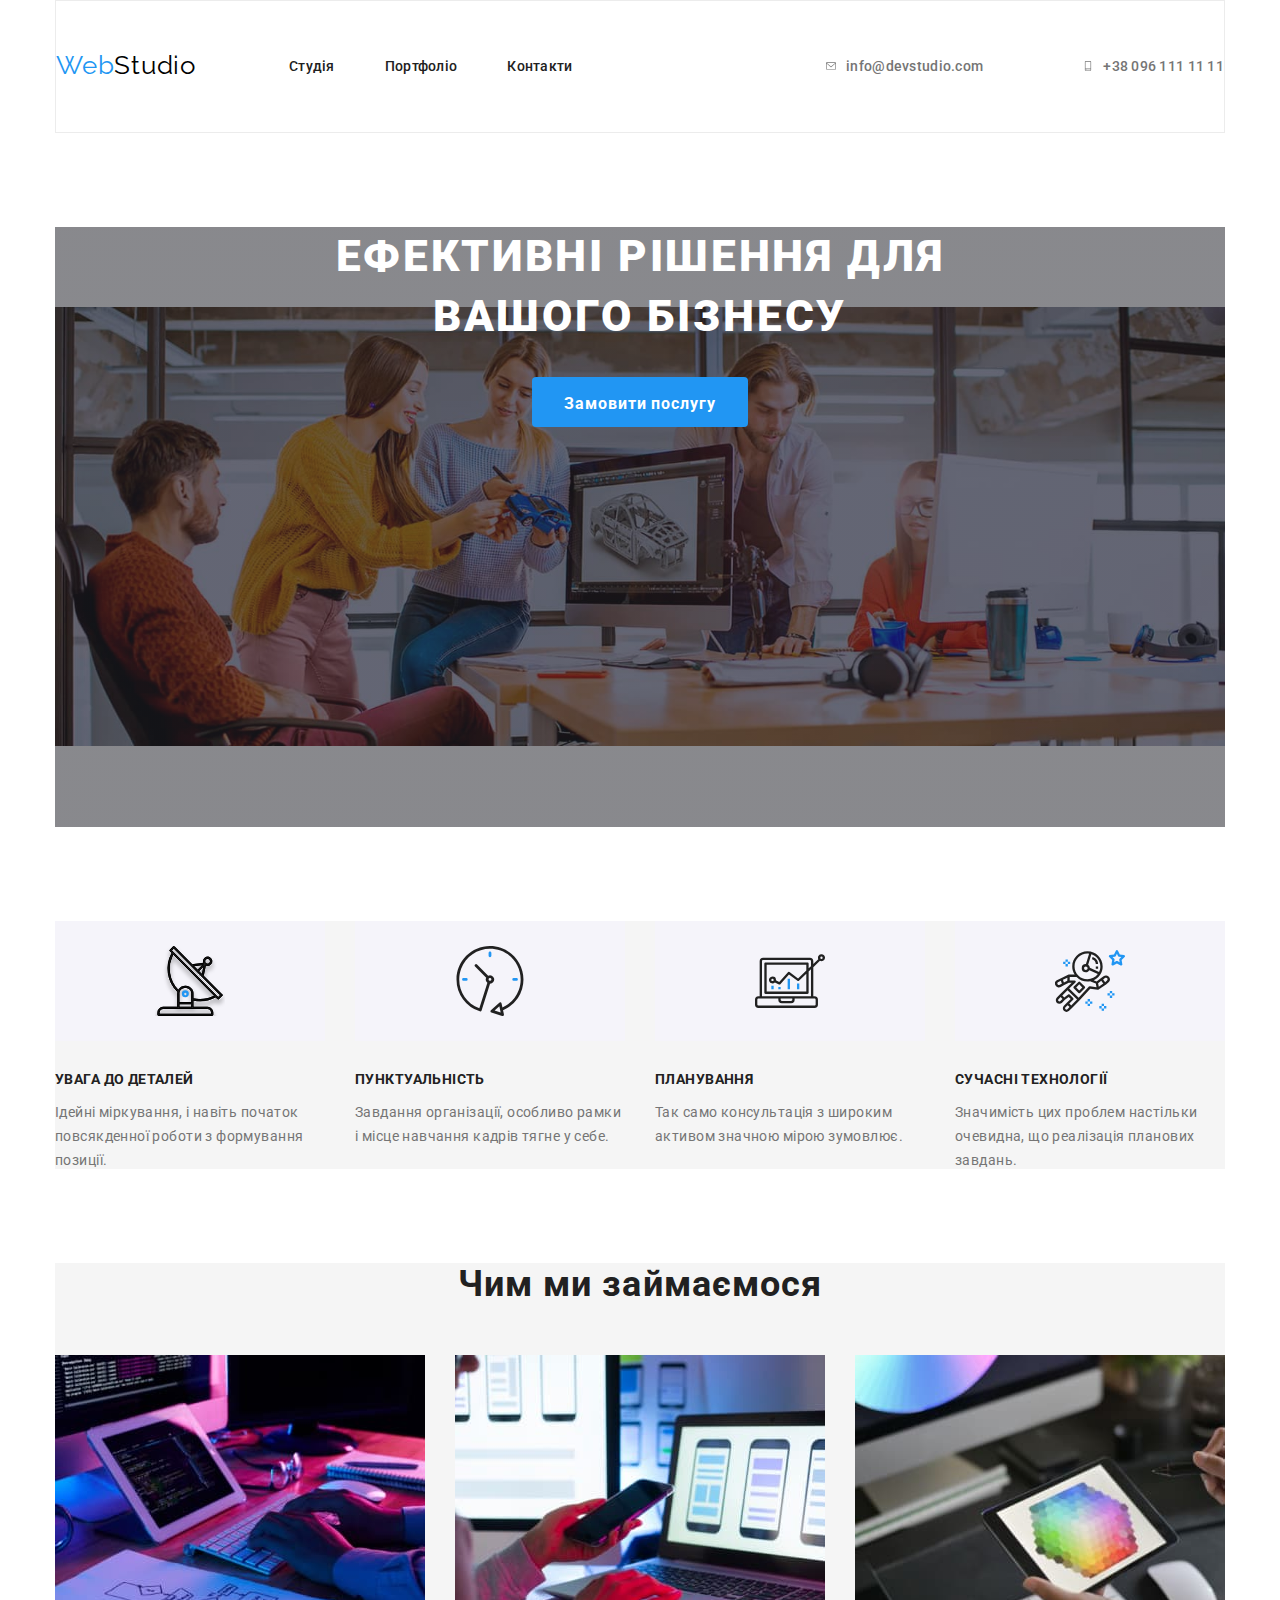
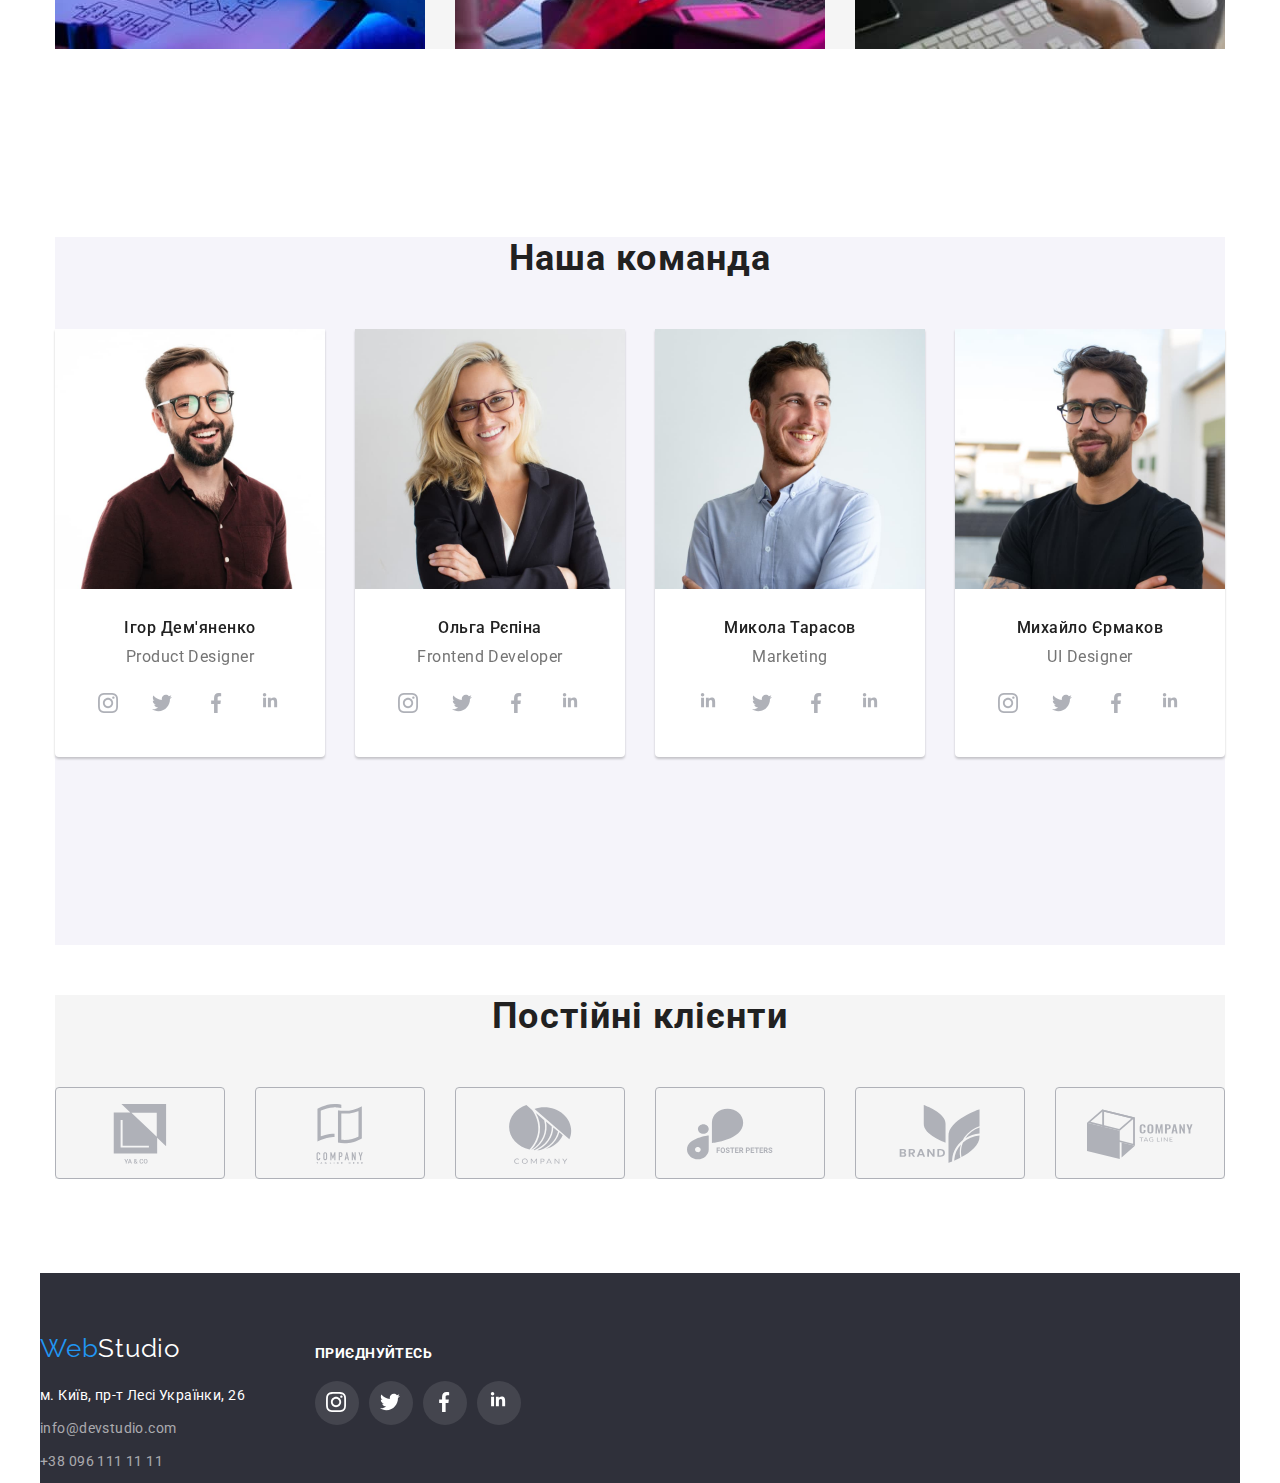
<file: index.html>
<!DOCTYPE html>
<html lang="uk">
  <head>
    <meta charset="UTF-8" />
    <meta http-equiv="X-UA-Compatible" content="IE=edge" />
    <meta name="viewport" content="width=device-width, initial-scale=1.0" />
    <link rel="preconnect" href="https://fonts.googleapis.com" />
    <link rel="preconnect" href="https://fonts.gstatic.com" crossorigin />
    <link
      href="https://fonts.googleapis.com/css2?family=Raleway:wght@700&family=Roboto:wght@400;500;700;900&display=swap"
      rel="stylesheet"
    />
    <link
      rel="stylesheet"
      href="https://cdnjs.cloudflare.com/ajax/libs/modern-normalize/1.1.0/modern-normalize.min.css"
    />
    <link rel="stylesheet" href="styles/styles.css" />
    <title>Головна</title>
  </head>

  <body>
    <header class="container">
      <div class="header-logo whole-nav">
        <a href="index.html" lang="en" class="logo"
          ><span>Web</span><span class="logo-part2">Studio</span></a
        >
        <ul class="navig-list navig-sections">
          <li class="list-decor list-margin">
            <a href="index.html" class="focus1">Студія</a>
          </li>
          <li class="list-decor list-margin">
            <a href="portfolio.html" class="focus1">Портфоліо</a>
          </li>
          <li class="list-decor list-margin">
            <a href="#" class="focus1">Контакти</a>
          </li>
        </ul>
        <ul class="navig-list navig-contacts">
          <li class="list-decor list-margin">
            <a href="mailto:info@devstudio.com" class="focus2 header-cont">
              <svg class="svg-header">
                <use xlink:href="./images/symbol-defs.svg#icon-envelope"></use>
              </svg>
              info@devstudio.com
              </a>
          </li>
          <li class="list-decor list-margin">
            <a href="tel:+380961111111" class="focus2 header-cont">
              <svg class="svg-header">
                  <use xlink:href="./images/symbol-defs.svg#icon-smartphone"></use>
                </svg>
              +38 096 111 11 11
              </a>
          </li>
        </ul>
      </div>
    </header>
    <main>
      <div class="container">
        <section>
          <div class="gray-block">
            <h1 class="h1-design">Ефективні рішення для вашого бізнесу</h1>
            <button type="button" class="btn" class="btn-focus">
              Замовити послугу
            </button>
          </div>
        </section>
        <section class="priorities">
          <h2 hidden class="h2-hidden-design">Пріоритети компанії</h2>
          <ul class="priorities-ul">
            <li class="list-decor prior-item">
              <div class="pri-pic"></div>
              <h3 class="h3-design">УВАГА ДО ДЕТАЛЕЙ</h3>
              <p class="h3-text">
                Ідейні міркування, і навіть початок повсякденної роботи з
                формування позиції.
              </p>
            </li>
            <li class="list-decor prior-item li-pic">
              <h3 class="h3-design">ПУНКТУАЛЬНІСТЬ</h3>
              <p class="h3-text">
                Завдання організації, особливо рамки і місце навчання кадрів
                тягне у себе.
              </p>
            </li>
            <li class="list-decor prior-item">
              <h3 class="h3-design">ПЛАНУВАННЯ</h3>
              <p class="h3-text">
                Так само консультація з широким активом значною мірою зумовлює.
              </p>
            </li>
            <li class="list-decor prior-item">
              <h3 class="h3-design">СУЧАСНІ ТЕХНОЛОГІЇ</h3>
              <p class="h3-text">
                Значимість цих проблем настільки очевидна, що реалізація
                планових завдань.
              </p>
            </li>
          </ul>
        </section>
        <section class="whatwedo">
          <h2 class="h2-design">Чим ми займаємося</h2>
          <ul class="whatwedo-ul">
            <li class="list-decor whatwedo-item">
              <img src="./images/box1.jpg" alt="Робота на комп'ютері" />
            </li>
            <li class="list-decor whatwedo-item">
              <img src="./images/box2.jpg" alt="Робота на комп'ютері" />
            </li>
            <li class="list-decor whatwedo-item">
              <img src="./images/box3.jpg" alt="Палітра на планшеті" />
            </li>
          </ul>
        </section>
        <section class="ourteam-design">
          <h2 class="h2-design">Наша команда</h2>
          <ul class="ourteam-members">
            <li class="ourteam-item ourteam-decor">
              <div class="thumb">
                <img
                  class="team-img"
                  src="./images/img.jpg"
                  alt="Ігор Дем'яненко"
                />
              </div>
              <h3 class="team-header">Ігор Дем'яненко</h3>
              <p class="team-txt" lang="en">Product Designer</p>
              <ul class="member-contacts">
                <li class="member-contacts-item">
                  <a href="#">                     
                    <svg class="svg-design-team">
                      <use xlink:href="./images/symbol-defs.svg#icon-instagram2">
                      </use>
                    </svg>
                  </a>
                </li>
                <li class="member-contacts-item">
                  <svg class="svg-design-team">
                    <use xlink:href="./images/symbol-defs.svg#icon-twitter1">
                    </use>
                  </svg>
                </li>
                <li class="member-contacts-item">
                  <svg class="svg-design-team">
                    <use xlink:href="./images/symbol-defs.svg#icon-facebook1">
                    </use>
                  </svg>
                </li>
                <li class="member-contacts-item">
                  <svg class="svg-design-team">
                    <use xlink:href="./images/symbol-defs.svg#icon-linkedin1">
                    </use>
                  </svg>
                </li>
              </ul>
            </li>
            
            <li class="ourteam-item ourteam-decor">
              <div class="thumb">
                <img
                  class="team-img"
                  src="./images/img1.jpg"
                  alt="Ольга Рєпіна"
                />
              </div>
              <h3 class="team-header">Ольга Рєпіна</h3>
              <p class="team-txt" lang="en">Frontend Developer</p>
              <ul class="member-contacts">
                <li class="member-contacts-item">
                  <a href="#">                     
                    <svg class="svg-design-team">
                      <use xlink:href="./images/symbol-defs.svg#icon-instagram2">
                      </use>
                    </svg>
                  </a>
                </li>
                <li class="member-contacts-item">
                  <svg class="svg-design-team">
                    <use xlink:href="./images/symbol-defs.svg#icon-twitter1">
                    </use>
                  </svg>
                </li>
                <li class="member-contacts-item">
                  <svg class="svg-design-team">
                    <use xlink:href="./images/symbol-defs.svg#icon-facebook1">
                    </use>
                  </svg>
                </li>
                <li class="member-contacts-item">
                  <svg class="svg-design-team">
                    <use xlink:href="./images/symbol-defs.svg#icon-linkedin1">
                    </use>
                  </svg>
                </li>
              </ul>
            </li>
            <li class="ourteam-item ourteam-decor">
              <div class="thumb">
                <img
                  class="team-img"
                  src="./images/img2.jpg"
                  alt="Микола Тарасов"
                />
              </div>
              <h3 class="team-header">Микола Тарасов</h3>
              <p class="team-txt" lang="en">Marketing</p>
              <ul class="member-contacts">
                <li class="member-contacts-item">
                  <a href="#">                     
                    <svg class="svg-design-team">
                      <use xlink:href="./images/symbol-defs.svg#icon-linkedin1">
                      </use>
                    </svg>
                  </a>
                </li>
                <li class="member-contacts-item">
                  <svg class="svg-design-team">
                    <use xlink:href="./images/symbol-defs.svg#icon-twitter1">
                    </use>
                  </svg>
                </li>
                <li class="member-contacts-item">
                  <svg class="svg-design-team">
                    <use xlink:href="./images/symbol-defs.svg#icon-facebook1">
                    </use>
                  </svg>
                </li>
                <li class="member-contacts-item">
                  <svg class="svg-design-team">
                    <use xlink:href="./images/symbol-defs.svg#icon-linkedin1">
                    </use>
                  </svg>
                </li>
              </ul>
            </li>
            <li class="ourteam-item ourteam-decor">
              <div class="thumb">
                <img
                  class="team-img"
                  src="./images/img3.jpg"
                  alt="Михайло Єрмаков"
                />
              </div>
              <h3 class="team-header">Михайло Єрмаков</h3>
              <p class="team-txt" lang="en">UI Designer</p>
              <ul class="member-contacts">
                <li class="member-contacts-item">
                  <a href="#">                     
                    <svg class="svg-design-team">
                      <use xlink:href="./images/symbol-defs.svg#icon-instagram2">
                      </use>
                    </svg>
                  </a>
                </li>
                <li class="member-contacts-item">
                  <svg class="svg-design-team">
                    <use xlink:href="./images/symbol-defs.svg#icon-twitter1">
                    </use>
                  </svg>
                </li>
                <li class="member-contacts-item">
                  <svg class="svg-design-team">
                    <use xlink:href="./images/symbol-defs.svg#icon-facebook1">
                    </use>
                  </svg>
                </li>
                <li class="member-contacts-item">
                  <svg class="svg-design-team">
                    <use xlink:href="./images/symbol-defs.svg#icon-linkedin1">
                    </use>
                  </svg>
                </li>
              </ul>
            </li>
          </ul>
        </section>
        <section class="our-clients">
          <h2 class="h2-design">Постійні клієнти</h2>
          <ul class="our-clients-ul">
            <li class="list-decor item-our-clients">
              <a href="#">                   
                <svg class="svg-ourclient">
                  <use xlink:href="./images/symbol-defs_1.svg#icon-group1">
                  </use>
                </svg>
              </a>
            </li>
            <li class="list-decor item-our-clients">
              <a href="#">                   
                <svg class="svg-ourclient">
                  <use xlink:href="./images/symbol-defs_1.svg#icon-group2">
                  </use>
                </svg>
              </a>
            </li>
            <li class="list-decor item-our-clients">
              <a href="#">                   
                <svg class="svg-ourclient">
                  <use xlink:href="./images/symbol-defs_1.svg#icon-group3">
                  </use>
                </svg>
              </a>
            </li>
            <li class="list-decor item-our-clients">
              <a href="#">                   
                <svg class="svg-ourclient">
                  <use xlink:href="./images/symbol-defs_1.svg#icon-group4">
                  </use>
                </svg>
              </a>
            </li>
            <li class="list-decor item-our-clients">
              <a href="#">                   
                <svg class="svg-ourclient">
                  <use xlink:href="./images/symbol-defs_1.svg#icon-group5">
                  </use>
                </svg>
              </a>
            </li>
            <li class="list-decor item-our-clients">
              <a href="#">                   
                <svg class="svg-ourclient">
                  <use xlink:href="./images/symbol-defs_1.svg#icon-group6">
                  </use>
                </svg>
              </a>
            </li>
          </ul>
        </section>
      </div>
    </main>
    <footer>
      <div class="container footer-block">
        <div class="footer-design">
          <div class="footer-logo">
            <a href="index.html" class="logo" lang="en"
              ><span>Web</span><span class="logo-part3">Studio</span>
            </a>
          </div>
          <ul class="list-decor">
            <li class="footer-li">
              <a
                href="https://goo.gl/maps/RrN7ULbGSxHkR4326"
                class="footer-text1"
                target="_blank"
                rel="noreferrer noopener"
                aria-label="Адреса підриємства"
              >
                м. Київ, пр-т Лесі Українки, 26
              </a>
            </li>
            <li class="footer-li">
              <a
                href="mailto:info@devstudio.com"
                class="footer-text2"
                class="footer-link"
                >info@devstudio.com
              </a>
            </li>
            <li class="footer-li">
              <a href="tel:+380961111111" class="footer-text2"
                >+38 096 111 11 11</a
              >
            </li>
          </ul>
        </div>
        <div class="join">
          <p class="join-header">приєднуйтесь</p>
          <ul class="list-decor join-ul">
            <li>
              <a href="#" class="follow-circle">
                    <svg class="svg-design">
                      <use xlink:href="./images/symbol-defs.svg#icon-instagram2">
                      </use>
                    </svg>
              </a>
            </li>
            <li>
              <a href="#" class="follow-circle">
                <svg class="svg-design">
                  <use xlink:href="./images/symbol-defs.svg#icon-twitter1"></use>
                </svg>
              </a>
            </li>
            <li>
              <a href="#" class="follow-circle">
                <svg class="svg-design">
                  <use xlink:href="./images/symbol-defs.svg#icon-facebook1"></use>
                </svg>
              </a>
            </li>
            <li>
              <a href="#" class="follow-circle">
                <svg class="svg-design">
                  <use xlink:href="./images/symbol-defs.svg#icon-linkedin1">
                </svg>
              </a>
            </li>
          </ul>
        </div>
      </div>
    </footer>
  </body>
</html>
</file>
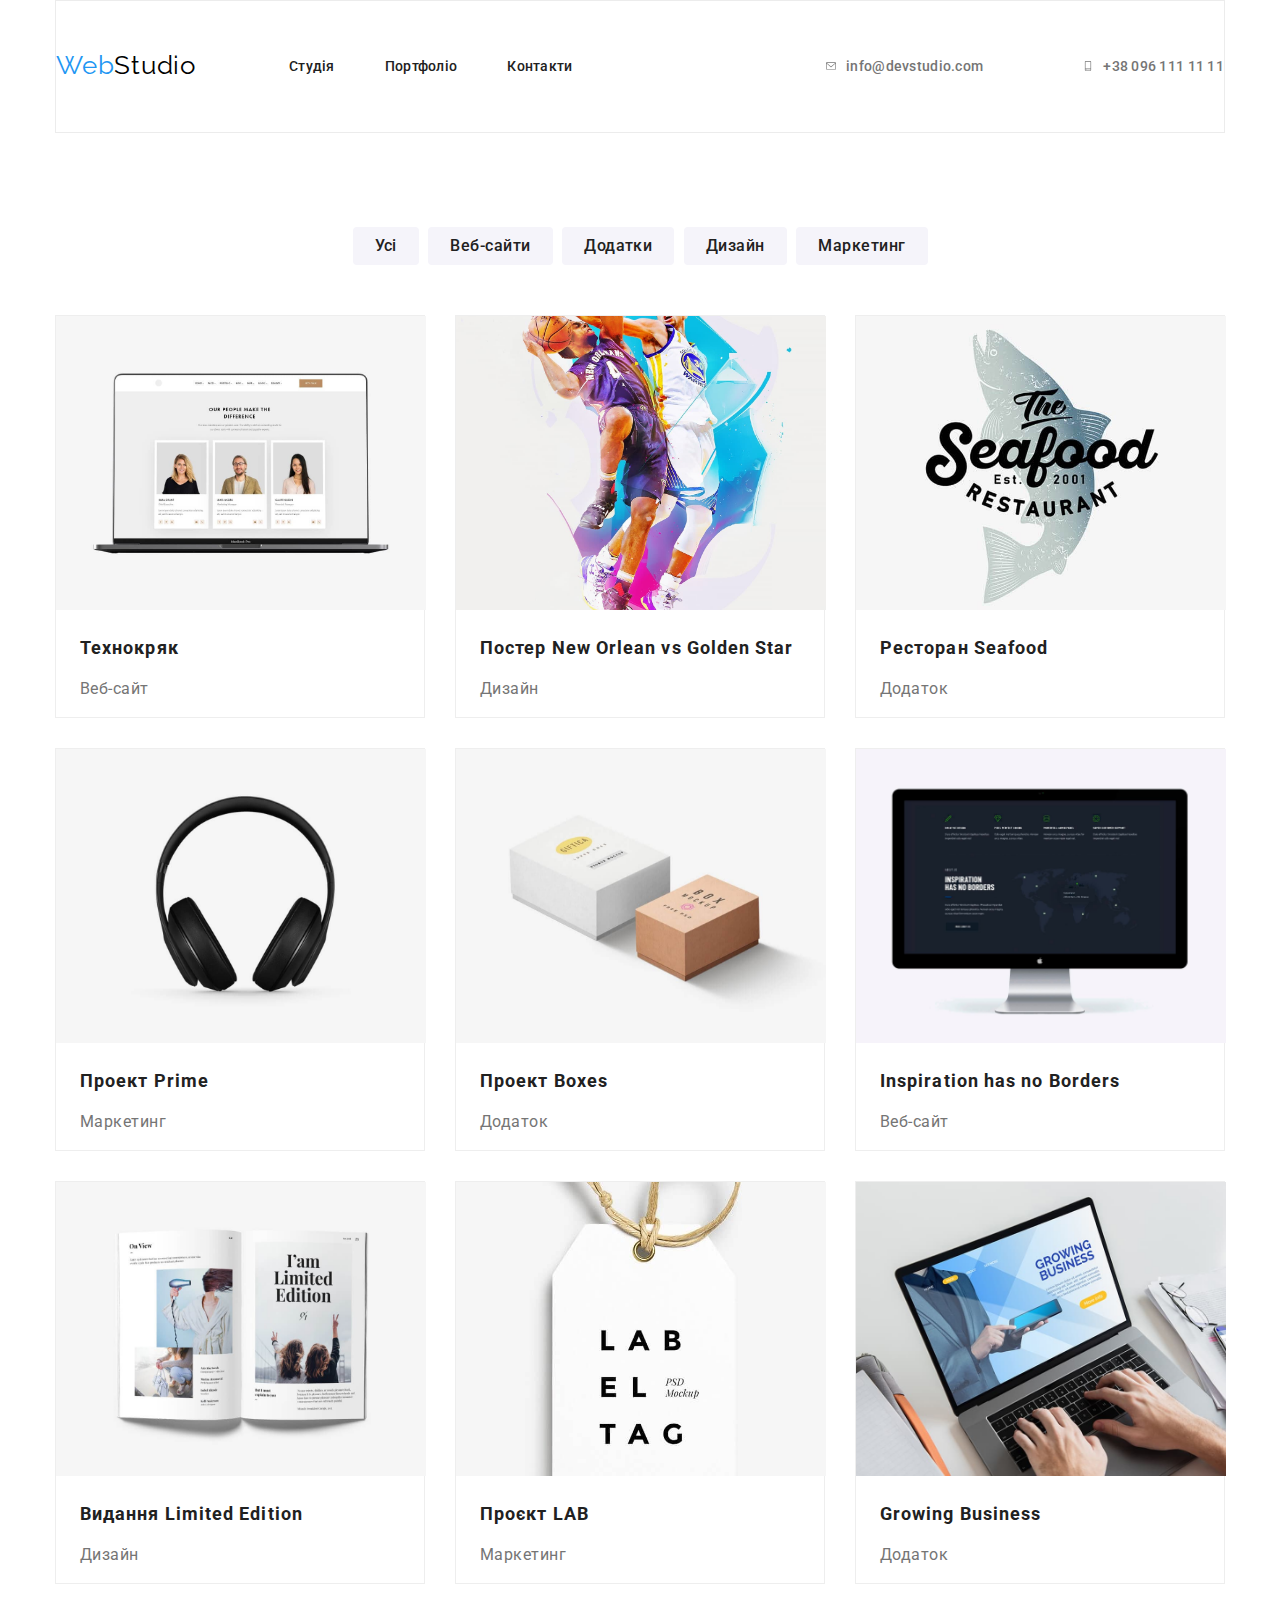
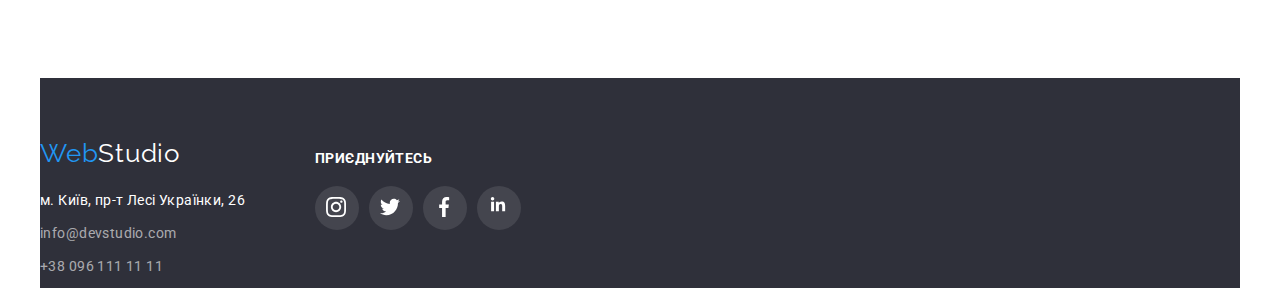
<file: portfolio.html>
<!DOCTYPE html>
<html lang="uk">
  <head>
    <meta charset="UTF-8" />
    <meta http-equiv="X-UA-Compatible" content="IE=edge" />
    <meta name="viewport" content="width=device-width, initial-scale=1.0" />
    <link rel="preconnect" href="https://fonts.googleapis.com" />
    <link rel="preconnect" href="https://fonts.gstatic.com" crossorigin />
    <link
      href="https://fonts.googleapis.com/css2?family=Raleway:wght@700&family=Roboto:wght@400;500;700;900&display=swap"
      rel="stylesheet"
    />
    <link
      rel="stylesheet"
      href="https://cdnjs.cloudflare.com/ajax/libs/modern-normalize/1.1.0/modern-normalize.min.css"
    />
    <link rel="stylesheet" href="styles/styles.css" />

    <title>Портфоліо</title>
  </head>
  <body>
    <header class="container">
      <div class="header-logo whole-nav">
        <a href="index.html" lang="en" class="logo"
          ><span>Web</span><span class="logo-part2">Studio</span></a
        >
        <ul class="navig-list navig-sections">
          <li class="list-decor list-margin">
            <a href="index.html" class="focus1">Студія</a>
          </li>
          <li class="list-decor list-margin">
            <a href="portfolio.html" class="focus1">Портфоліо</a>
          </li>
          <li class="list-decor list-margin">
            <a href="#" class="focus1">Контакти</a>
          </li>
        </ul>
        <ul class="navig-list navig-contacts">
          <li class="list-decor list-margin">
            <a href="mailto:info@devstudio.com" class="focus2 header-cont">
              <svg class="svg-header">
                <use xlink:href="./images/symbol-defs.svg#icon-envelope"></use>
              </svg>
              info@devstudio.com
              </a>
          </li>
          <li class="list-decor list-margin">
            <a href="tel:+380961111111" class="focus2 header-cont">
              <svg class="svg-header">
                  <use xlink:href="./images/symbol-defs.svg#icon-smartphone"></use>
                </svg>
              +38 096 111 11 11
              </a>
          </li>
        </ul>
      </div>
    </header>
    <main>
      <div class="container-prtf">
        <div class="portolio-pics">
          <h1 hidden>Портфоліо</h1>
          <ul class="list-decor upper-list-block">
            <li class="upper-list-item">
              <button type="button" class="btn2">Усі</button>
            </li>
            <li class="upper-list-item">
              <button type="button" class="btn2">Веб-сайти</button>
            </li>
            <li class="upper-list-item">
              <button type="button" class="btn2">Додатки</button>
            </li>
            <li class="upper-list-item">
              <button type="button" class="btn2">Дизайн</button>
            </li>
            <li class="upper-list-item">
              <button type="button" class="btn2">Маркетинг</button>
            </li>
          </ul>

          <ul class="list-decor prtf-flex-container">
            <li class="prtf-flex-item">
              <div class="wrap">
                <img
                  src="./images/portfolio1.jpg"
                  alt="Ноутбук з прикладом дизайна"
                />
              </div>
              <div class="prtf-text">
              <h2 class="h2-portfolio">Технокряк</h2>
              <p class="p-portfolio">Веб-сайт</p>
              </div>
            </li>
            <li class="prtf-flex-item">
              <div class="wrap">
                <img
                  src="./images/portfolio2.jpg"
                  alt="Чоловіки грають у баскетбол"
                />
              </div>
              <div class="prtf-text">
              <h2 class="h2-portfolio">
                Постер <span lang="en">New Orlean vs Golden Star</span>
              </h2>
              <p class="p-portfolio" lang="en">Дизайн</p>
            </div>
            </li>
            <li class="prtf-flex-item">
              <div class="wrap">
                <img src="./images/portfolio-1.jpg" alt="Емблема ресторану" />
              </div>
              <div class="prtf-text">
              <h2 class="h2-portfolio">
                Ресторан <span lang="en">Seafood</span>
              </h2>
              <p class="p-portfolio">Додаток</p>
            </div>
            </li>
            <li class="prtf-flex-item">
              <div class="wrap">
                <img src="./images/portfolio-2.jpg" alt="Навушники" />
              </div>
              <div class="prtf-text">
              <h2 class="h2-portfolio">Проект <span lang="en">Prime</span></h2>
              <p class="p-portfolio">Маркетинг</p>
            </div>
            </li>
            <li class="prtf-flex-item">
              <div class="wrap">
                <img src="./images/portfolio5.jpg" alt="Коробки" />
              </div>
              <div class="prtf-text">
              <h2 class="h2-portfolio">Проект <span lang="en">Boxes</span></h2>
              <p class="p-portfolio">Додаток</p>
            </div>
            </li>
            <li class="prtf-flex-item">
              <div class="wrap">
                <img src="./images/111.jpg" alt="Монітор" />
              </div>
              <div class="prtf-text">
              <h2 class="h2-portfolio">
                <span lang="en">Inspiration has no Borders</span>
              </h2>
              <p class="p-portfolio">Веб-сайт</p>
            </div>
            </li>
            <li class="prtf-flex-item">
              <div class="wrap">
                <img src="./images/portfolio7.jpg" alt="Буклет" />
              </div><div class="prtf-text">
              <h2 class="h2-portfolio">
                Видання <span lang="en">Limited Edition</span>
              </h2>
              <p class="p-portfolio">Дизайн</p>
            </div>
            </li>
            <li class="prtf-flex-item">
              <div class="wrap">
                <img src="./images/portolio8.jpg" alt="Етикетка" />
              </div><div class="prtf-text">
              <h2 class="h2-portfolio">Проєкт <span lang="en">LAB</span></h2>
              <p class="p-portfolio">Маркетинг</p>
            </div>
            </li>
            <li class="prtf-flex-item">
              <div class="wrap">
                <img src="./images/2910404.jpg" alt="Робота на ноутбуці" />
              </div><div class="prtf-text">
              <h2 class="h2-portfolio">
                <span lang="en">Growing Business</span>
              </h2>
              <p class="p-portfolio">Додаток</p>
            </div>
            </li>
          </ul>
        </div>
      </div>
    </main>
    <footer>
      <div class="container footer-block">
        <div class="footer-design">
          <div class="footer-logo">
            <a href="index.html" class="logo" lang="en"
              ><span>Web</span><span class="logo-part3">Studio</span>
            </a>
          </div>
          <ul class="list-decor">
            <li class="footer-li">
              <a
                href="https://goo.gl/maps/RrN7ULbGSxHkR4326"
                class="footer-text1"
                target="_blank"
                rel="noreferrer noopener"
                aria-label="Адреса підриємства"
              >
                м. Київ, пр-т Лесі Українки, 26
              </a>
            </li>
            <li class="footer-li">
              <a
                href="mailto:info@devstudio.com"
                class="footer-text2"
                class="footer-link"
                >info@devstudio.com
              </a>
            </li>
            <li class="footer-li">
              <a href="tel:+380961111111" class="footer-text2"
                >+38 096 111 11 11</a
              >
            </li>
          </ul>
        </div>
        <div class="join">
          <p class="join-header">приєднуйтесь</p>
          <ul class="list-decor join-ul">
            <li>
              <a href="#" class="follow-circle">
                    <svg class="svg-design">
                      <use xlink:href="./images/symbol-defs.svg#icon-instagram2">
                      </use>
                    </svg>
              </a>
            </li>
            <li>
              <a href="#" class="follow-circle">
                <svg class="svg-design">
                  <use xlink:href="./images/symbol-defs.svg#icon-twitter1"></use>
                </svg>
              </a>
            </li>
            <li>
              <a href="#" class="follow-circle">
                <svg class="svg-design">
                  <use xlink:href="./images/symbol-defs.svg#icon-facebook1"></use>
                </svg>
              </a>
            </li>
            <li>
              <a href="#" class="follow-circle">
                <svg class="svg-design">
                  <use xlink:href="./images/symbol-defs.svg#icon-linkedin1">
                </svg>
              </a>
            </li>
          </ul>
        </div>
      </div>
    </footer>
  </body>
</html>
</file>
<file: styles/styles.css>
:root {
  --color-nav-grey: #757575;
  --color-nav-black: #212121;
  --color-nav-hover: #2196f3;
  --color-white: #ffffff;
  --color-brand: #f5f4fa;
  --li-dec: none;
  --footer-bckgrd: #2f303a;
  --color-portfolio-bckgrd: #f5f5f5;
  --color-gray-block: #2f303a;
  --color-button: #188ce8;
  --color-gray-block-bg: #c4c4c4;
}
body {
  font-family: "Roboto", sans-serif;
}
button {
  border: 0px;
}

/*----------------Header--------------*/
.whole-nav {
  display: flex;
  align-items: center;
  border: 1px;
  border-style: solid;
  border-color: #ECECEC;
  margin-bottom: 94px;
}

.header-logo {
  padding-top: 25px;
  padding-bottom: 26px;
}
.logo {
  font-family: "Raleway", sans-serif;
  font-size: 26px;
  line-height: 1.1932;
  letter-spacing: 0.03em;
  color: var(--color-nav-hover);
  text-decoration: none;
}
.logo-part2 {
  font-family: "Raleway", sans-serif;
  font-size: 26px;
  line-height: 1.1932;
  letter-spacing: 0.03em;
  color: #000000;
}

.navig-list {
  font-weight: 500;
  font-size: 14px;
  line-height: 1.1428;
  letter-spacing: 0.02em;
  padding: 0;
  margin: 0;
}
.navig-sections {
  display: flex;
  margin-left: 93px;
}

.list-decor {
  list-style-type: var(--li-dec);
  margin-top: 0;
  margin-bottom: 0;
  padding-left: 0;
}

.list-margin:not(:last-child) {
  margin-right: 50px;
}
.navig-list .focus1 {
  display: block;
  padding-top: 32px;
  padding-bottom: 32px;
}

.focus1 {
  color: var(--color-nav-black);
  text-decoration: none;
  font-size: 14px;
  line-height: 1.1428;
  text-align: left;
  vertical-align: top;
  letter-spacing: 0.02em;
}

.navig-list .focus1:hover,
.navig-list .focus1:focus {
  color: var(--color-nav-hover);
}

.focus2 {
  color: var(--color-nav-grey);
  text-decoration: none;
}

.navig-list .focus2:hover,
.navig-list .focus2:focus {
  color: var(--color-nav-hover);
}

.navig-contacts {
  display: flex;
  margin-left: auto;
}

.navig-contacts .list-margin + .list-margin {
  margin-left: 50px;
}

.header-cont{
  height: 16px;
  display: flex;
  padding-left: 0;
}
.svg-header{
  width: 10px;
  height: 16px;
  fill:#757575;
 
  margin-right: 10px;
}

.svg-header:hover{
  fill: #2196F3;
}

/*-----------Gray Block-----------*/
.container {
  width: 1200px;
  padding-left: 15px;
  padding-right: 15px;
  margin: 0 auto;
}

.gray-block {
  max-width: 1600px;
  min-height: 600px;
  background-image: linear-gradient(
    to right, rgba(47, 48, 58, 0.4), rgba(47, 48, 58, 0.4)), url("../images/new-photo.jpg");
  background-repeat: no-repeat;
  background-position: center;
  background-size: contain;
  background-color: var(--color-gray-block-bg);
  margin-bottom: 94px;
  margin-left: auto;
  margin-right: auto;
}
.h1-design {
  display: block;
  width: 696px;
  margin-left: auto;
  margin-right: auto;
  margin-top: 0;
  margin-bottom: 30px;
  font-weight: 900;
  font-size: 44px;
  line-height: 1.3636;
  letter-spacing: 0.06em;
  text-transform: uppercase;
  color: var(--color-white);
  text-align: center;
}

.btn {
  display: block;
  min-width: 212px;
  height: 50px;
  margin-left: auto;
  margin-right: auto;
  padding-left: 32px;
  padding-right: 32px;
  padding-top: 12px;
  padding-bottom: 8px;
  font-family: "Roboto";
  font-size: 16px;
  line-height: 1.875;
  font-weight: 700;
  letter-spacing: 0.06em;
  text-align: center;
  color: var(--color-white);
  background-color: var(--color-nav-hover);
  border-radius: 4px;
  cursor: pointer;
}

.gray-block .btn:hover {
  background-color: var(--color-button);
  filter: drop-shadow(0px 4px 4px rgba(0, 0, 0, 0.15));
}

.gray-block .btn:focus {
  background-color: var(--color-button);
  filter: drop-shadow(0px 4px 4px rgba(0, 0, 0, 0.15));
}

.priorities {
  margin-bottom: 94px;
  background-color: var(--color-portfolio-bckgrd)
}

.priorities-ul {
  display: flex;
  flex-wrap: wrap;
  margin-top: 0;
  margin-bottom: 0;
  padding-left: 0;
}

.prior-item {
  width: 270px;
  height: 248px;

}

.prior-item:not(:last-child) {
  margin-right: 30px;
}

.h2-hidden-design {
  margin-top: 0;
  margin-bottom: 0;
}

.h3-design {

  font-size: 14px;
  line-height: 1.1428;
  letter-spacing: 0.03em;
  text-transform: uppercase;
  color: var(--color-nav-black);
  margin-top: 0;
  margin-bottom: 10;
}
.h3-text {

  font-size: 14px;
  line-height: 1.7142;
  letter-spacing: 0.03em;
  color: var(--color-nav-grey);
  margin-top: 0;
  margin-bottom: 0;
}

.prior-item::before{ 
  content: "";
  display: block;
  height: 120px;
  background-color: var(--color-brand);
  background-repeat: no-repeat; 
  background-position: center;
  margin-bottom: 30px;
}

.prior-item:nth-child(1)::before{ 
  background-image: url("../images/antenna\ 1.svg");
  }
.prior-item:nth-child(2)::before{
  background-image: url("../images/clock\ 1.svg");
}
.prior-item:nth-child(3)::before{
  background-image: url("../images/diagram\ 1.svg");
}
.prior-item:nth-child(4)::before{
  background-image: url("../images/astronaut\ 1.svg");
}

.h2-design {
  font-size: 36px;
  line-height: 1.1666;
  text-align: center;
  letter-spacing: 0.03em;
  color: var(--color-nav-black);
  margin-top: 0;
  margin-bottom: 0;
  margin-top: 0;
  margin-bottom: 50px;
}

/*---- What we do-------*/
.whatwedo {
  margin-bottom: 188px;
  background-color: var(--color-portfolio-bckgrd)
}

.whatwedo-ul {
  display: flex;
  margin-top: 0;
  margin-bottom: 0;
  padding-left: 0;
}

.whatwedo-item {
  width: 370px;
  margin-right: 30px;
}
.whatwedo-item:last-child {
  margin-right: 0;
}

/*---- Our Team-------*/

.ourteam-design {
  height: 708px;
  background-color: var(--color-brand);
  margin-top: 0;
}

.ourteam-members{
  display: flex;
  list-style-type: none;
  padding-top: 0;
  padding-bottom: 0;
  padding-left: 0;
  padding-right: 0;
  margin-top: 0;
  margin-bottom: 0;
  justify-content: space-between;
}

.ourteam-item{
  width: 270px;
  height: 428px; 
  padding-top: 0;
  padding-bottom: 0;
}

.thumb{
  width: 270px;
  height: 260px;
  margin-bottom: 30px;
}

.team-img{
  object-fit: cover;
}

.team-header{
  display: block;
  font-family: Roboto;
  font-weight: 500;
  font-size: 16px;
  line-height: 18.75px;
  letter-spacing: 0.03em;
  text-align: center;
  color: #212121;
  padding: 0;
  margin-top: 0;
  margin-bottom: 10px;
}

.team-txt{
  display: block;
  font-family: Roboto;
  color: #757575;
  font-size: 16px;
  line-height: 18.75px;
  letter-spacing: 0.03em;
  text-align: center;
  padding: 0;
  margin-top: 0;
  margin-bottom: 16px;
}

.member-contacts{
  display: flex;
  list-style-type: none;
  width: 206px;
  padding-left: 0;
  padding-right: 0;
  justify-content: space-between;
  margin: 0 auto;
}

.member-contacts-item{
  width: 44px;
  height: 44px;
  border-radius: 50%;
}
.member-contacts-item:hover{
  background-color: #2196F3;
}

.member-contacts-item:focus{
  background-color: #2196F3;
}
.svg-design-team{
  width:20px;
  height: 20px;
  position: center;
  margin: 25%;
  fill:#AFB1B8;
}

.svg-design-team:hover{
  background-color: #2196F3;
  fill: white;
}

.ourteam-decor {
  background-color: var(--color-white);
  border-radius: 4px;
  filter: drop-shadow(0px 1px 3px rgba(0, 0, 0, 0.12));
  filter: drop-shadow(0px 1px 1px rgba(0, 0, 0, 0.14));
  filter: drop-shadow(0px 2px 1px rgba(0, 0, 0, 0.2));
}

.team-icon{
  /*background-color: rgba(255, 255, 255);*/
  background-color: green;
}

/*---- Our clients -------*/

.our-clients{
  background-color: var(--color-portfolio-bckgrd);
  margin-bottom: 94px;
  margin-top: 50px;
}
.our-clients-ul{
  display: flex;
  padding-left: 0;
  margin-top: 0;
  margin-bottom: 0;
  justify-content: space-between;
}

.item-our-clients{
  width: 170px;
  height: 92px;
  border: 1px solid #AFB1B8;
  border-radius: 4px;
}

.item-our-clients:hover{
  border-color: #2196F3;
}

.item-our-clients:focus{
  border-color: #2196F3;
}

.svg-ourclient{
  width: 106px;
  height: 60px;
  fill:#AFB1B8;
  display: block;
  margin: auto;
  margin-top: 16px;
}

.svg-ourclient:hover{
  fill:#2196F3;
}

/*-------------- Footer ---------------*/
.footer-design {
  margin-right: 70px;
  margin-top: 60px;
}

.footer-block{
display: flex;
padding-left: 0;
padding-right: 0;
margin-top: 94px;
background: var(--footer-bckgrd);
}

.logo-part3 {
  color: var(--color-white);
  font-family: "Raleway", sans-serif;
  font-size: 26px;
  line-height: 1.1932;
  letter-spacing: 0.03em;
  line-height: 1.1932;
}

.footer-logo {
  margin-bottom: 20px;
}

.footer-text1 {
  font-size: 14px;
  line-height: 1.7142;
  letter-spacing: 0.03em;
  text-decoration: none;
}
.footer-text2 {
  font-size: 14px;
  line-height: 1.7142;
  letter-spacing: 0.03em;
  text-decoration: none;
}
.footer-li {
  margin-bottom: 9px;
}

.list-decor .footer-text1 {
  color: var(--color-white);
}

.list-decor .footer-text2 {
  color: rgba(255, 255, 255, 0.6);
}

.list-decor .footer-text1:hover,
.list-decor .footer-text1:focus {
  color: var(--color-nav-hover);
}

.list-decor .footer-text2:hover,
.list-decor .footer-text2:focus {
  color: var(--color-nav-hover);
}

.join{
  width: 206px;
  height: 80px;
  margin-top: 72px;
}
.join-ul{
display: flex;
justify-content: space-between;
}

.follow-circle{
  display: block;
  height: 44px;
  width: 44px;
  border-radius: 50%;
  background-color: rgba(255, 255, 255, 0.1);
  background-repeat: no-repeat;
  background-position: center;
}

.svg-design{
  width:20px;
  height: 20px;
  margin: 25%;
  position: center;
  fill: white;
}
.follow-circle
{background-color: rgba(255, 255, 255, 0.1);}

.follow-circle:hover{
 background-color: var(--color-nav-hover);
}

.follow-circle:focus{
  background-color: var(--color-nav-hover);
}

.join-header{
  margin-top: 0;
  margin-bottom: 20px;
  color: var( --color-white);
  font-weight: 700;
  font-size: 14px;
  line-height: 1.1428;
  letter-spacing: 0.03em;
  text-transform: uppercase;
}

/*-------------Portfolio-----------*/
.container-prtf {
  width: 1200px;
  padding-left: 15px;
  padding-right: 15px;
  margin: 0 auto;
}
.prtf-flex-container {
  display: flex;
  flex-wrap: wrap;
}

.prtf-flex-item {
  width: 370px;
  margin-right: 30px;
  margin-bottom: 30px;
  border-width: 1px;
  border-style: solid;
  border-color: #eeeeee;
}
.prtf-flex-item:hover{
  border: 1px solid #EEEEEE;
  box-shadow: 0px 1px 1px rgba(0, 0, 0, 0.12), 0px 4px 4px rgba(0, 0, 0, 0.06), 1px 4px 6px rgba(0, 0, 0, 0.16);
}

.prtf-text {
  margin-top: 20px;
}

.prtf-flex-item:nth-child(3n) {
  margin-right: 0;
}

.prtf-flex-item:nth-last-child(-n + 3) {
  margin-bottom: 0px;
}

.portfolio-pics {
  width: 1170px;
  height: 1360px;
  background: var(--color-portfolio-bckgrd);
}

.upper-list-block {
  display: flex;
  width: 575px;
  height: 54px;
  margin-left: auto;
  margin-right: auto;
  margin-bottom: 34px;
  justify-content: space-between;
}

.btn2 {
  padding-top: 6px;
  padding-bottom: 6px;
  padding-left: 22px;
  padding-right: 22px;
  font-family: "Roboto";
  font-weight: 500;
  font-size: 16px;
  line-height: 1.625;
  letter-spacing: 0.03em;
  text-align: center;
  vertical-align: top;
  white-space: nowrap;
  color: var(--color-nav-black);
  background-color: var(--color-brand);
  cursor: pointer;
  border-radius: 4px;
}

.upper-list-item .btn2:hover {
  background-color: var(--color-nav-hover);
  color: var(--color-white);
}
.upper-list-item .btn2:focus {
  background-color: var(--color-nav-hover);
  color: var(--color-white);
}

.h2-portfolio {
  width: 322px;
  font-weight: 700;
  font-size: 18px;
  line-height: 2;
  letter-spacing: 0.06em;
  color: var(--color-nav-black);
  text-align: left;
  overflow-wrap: none;
  margin-bottom: 4;
  margin-left: 24px;
  margin-right: 24px;
  margin-top: 0;
}

.p-portfolio {
  font-size: 16px;
  line-height: 1;
  text-align: left;
  vertical-align: top;
  letter-spacing: 0.03em;
  color: var(--color-nav-grey);
  margin-top: 0;
  margin-bottom: 20px;
  margin-left: 24px;
  margin-right: 24px;
}
img {
  display: block;
  height: 100%;
  width: 100%;
}

.wrap {
  width: 370px;
  height: 294px;
}

.prtf-flex-item .wrap > img {
  object-fit: cover; /*зображення масштабується зі збереженням пропорцій, щоб повністю заповнити контейнер.*/
}
</file>
